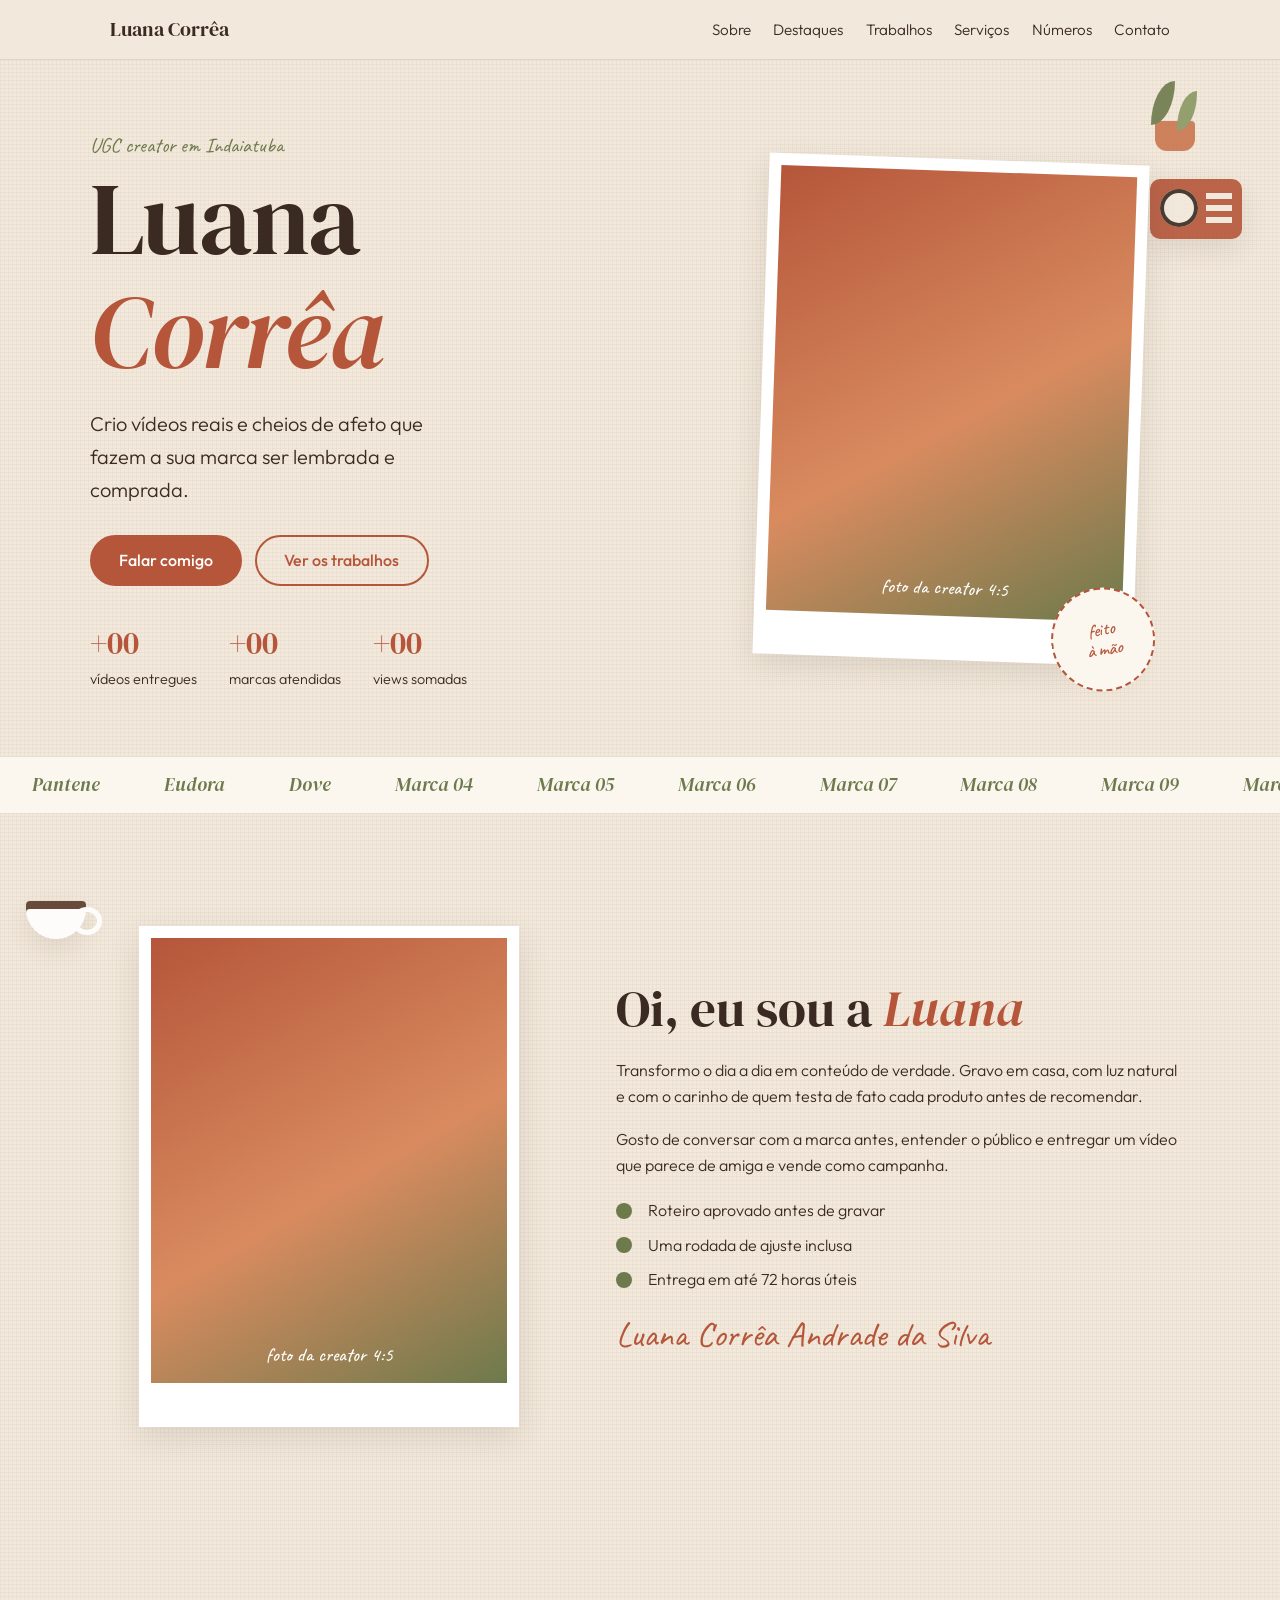
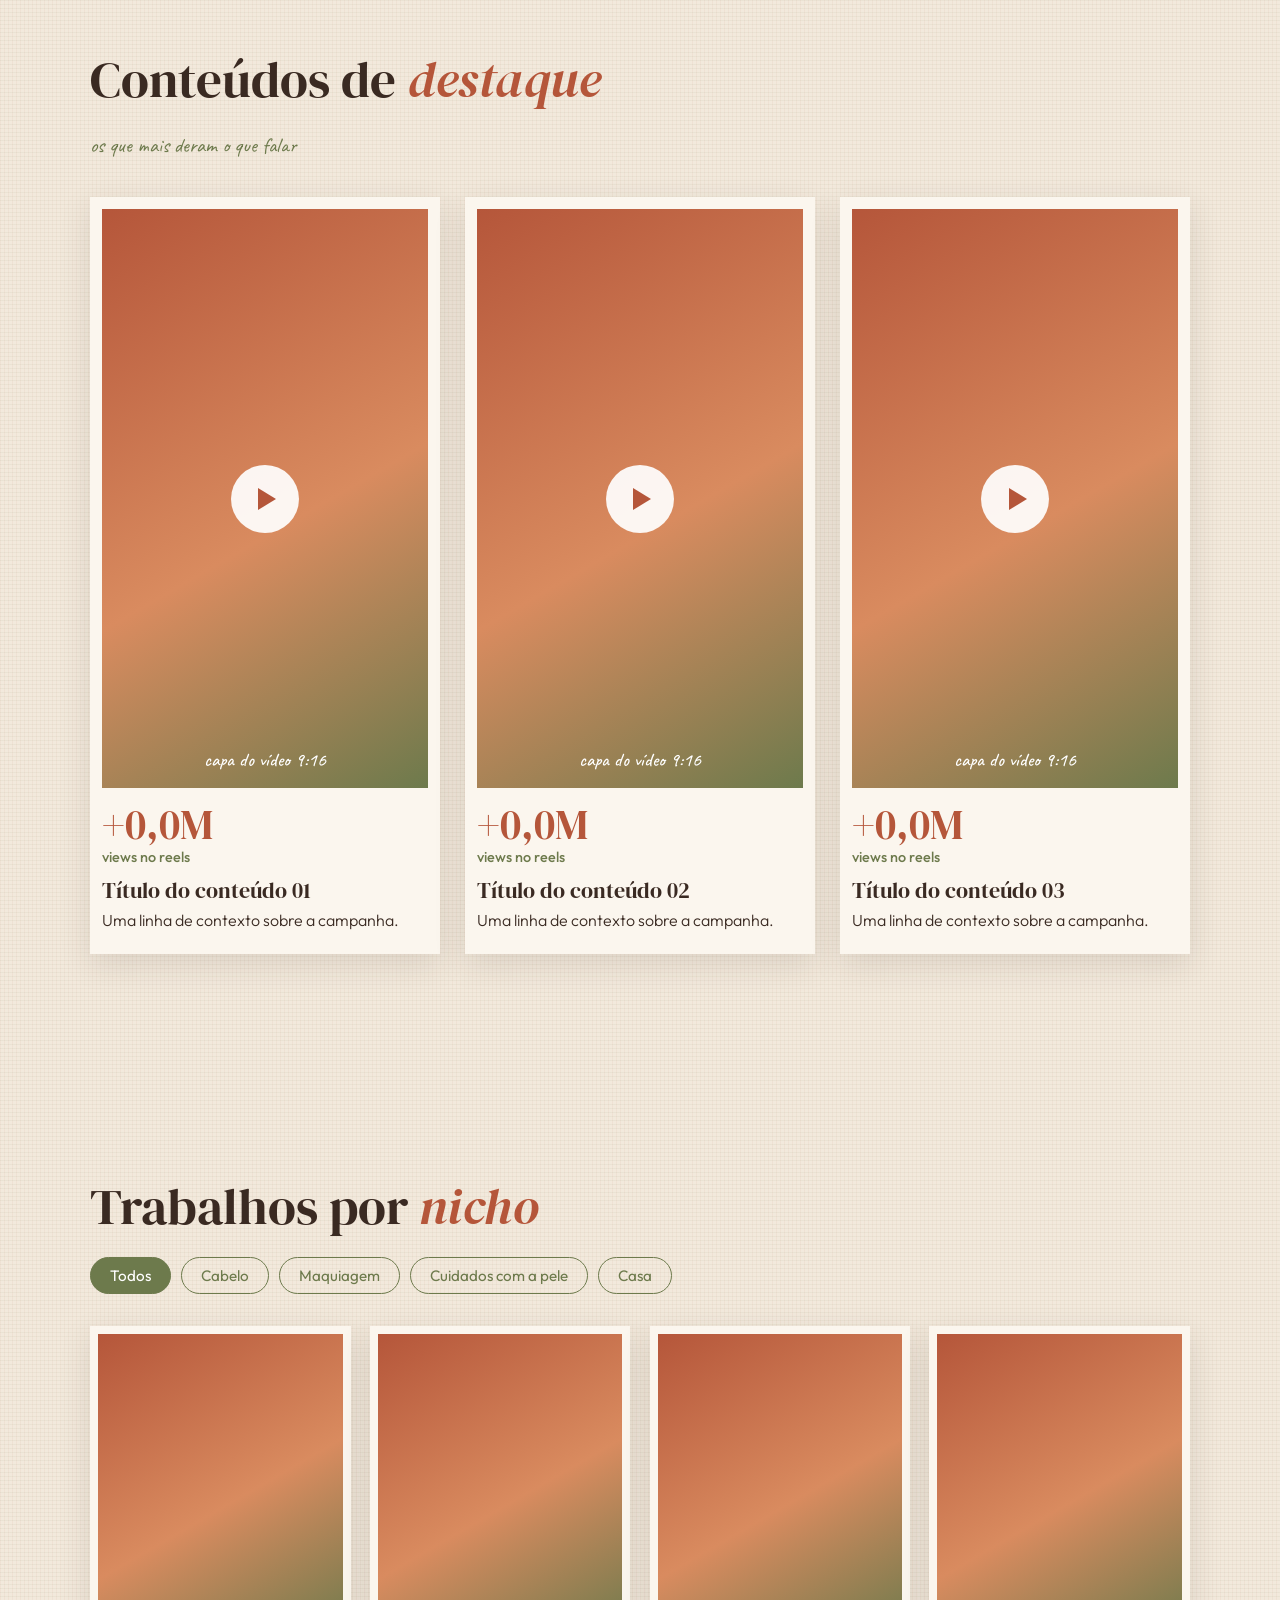
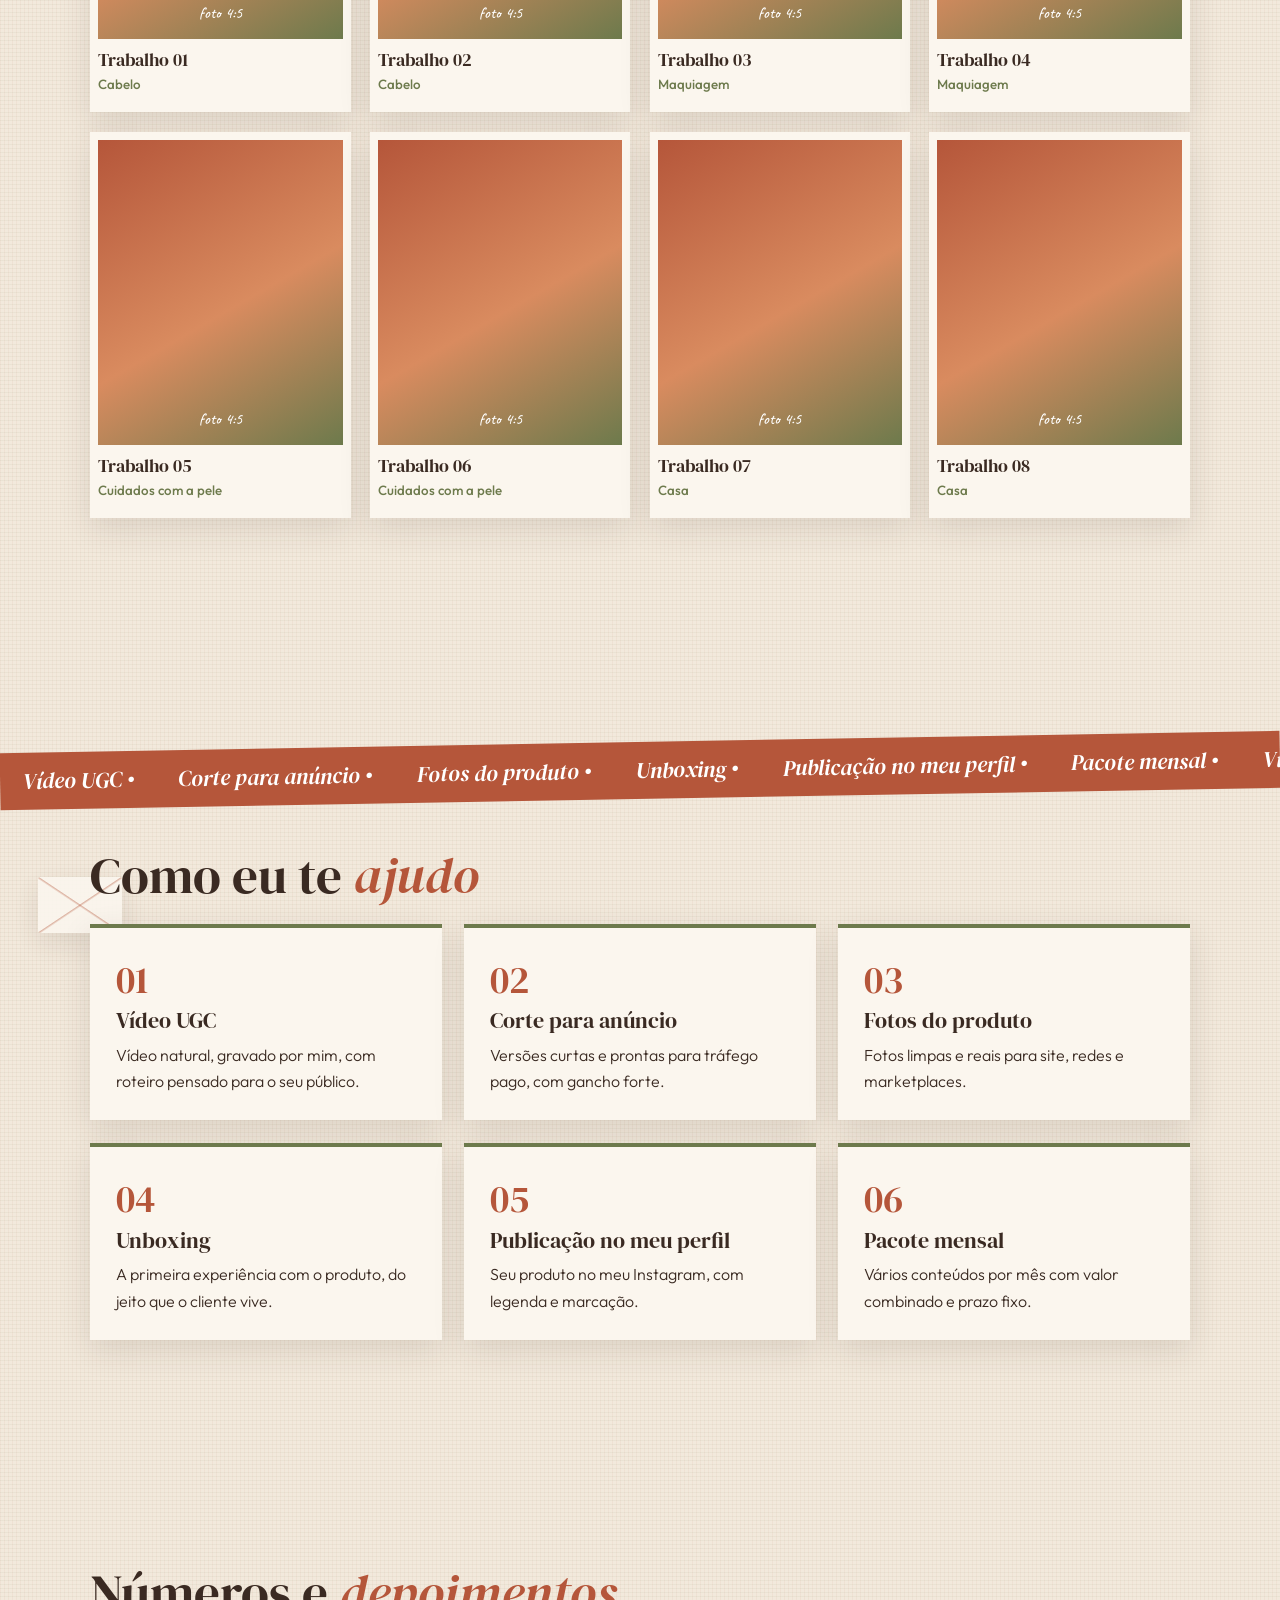
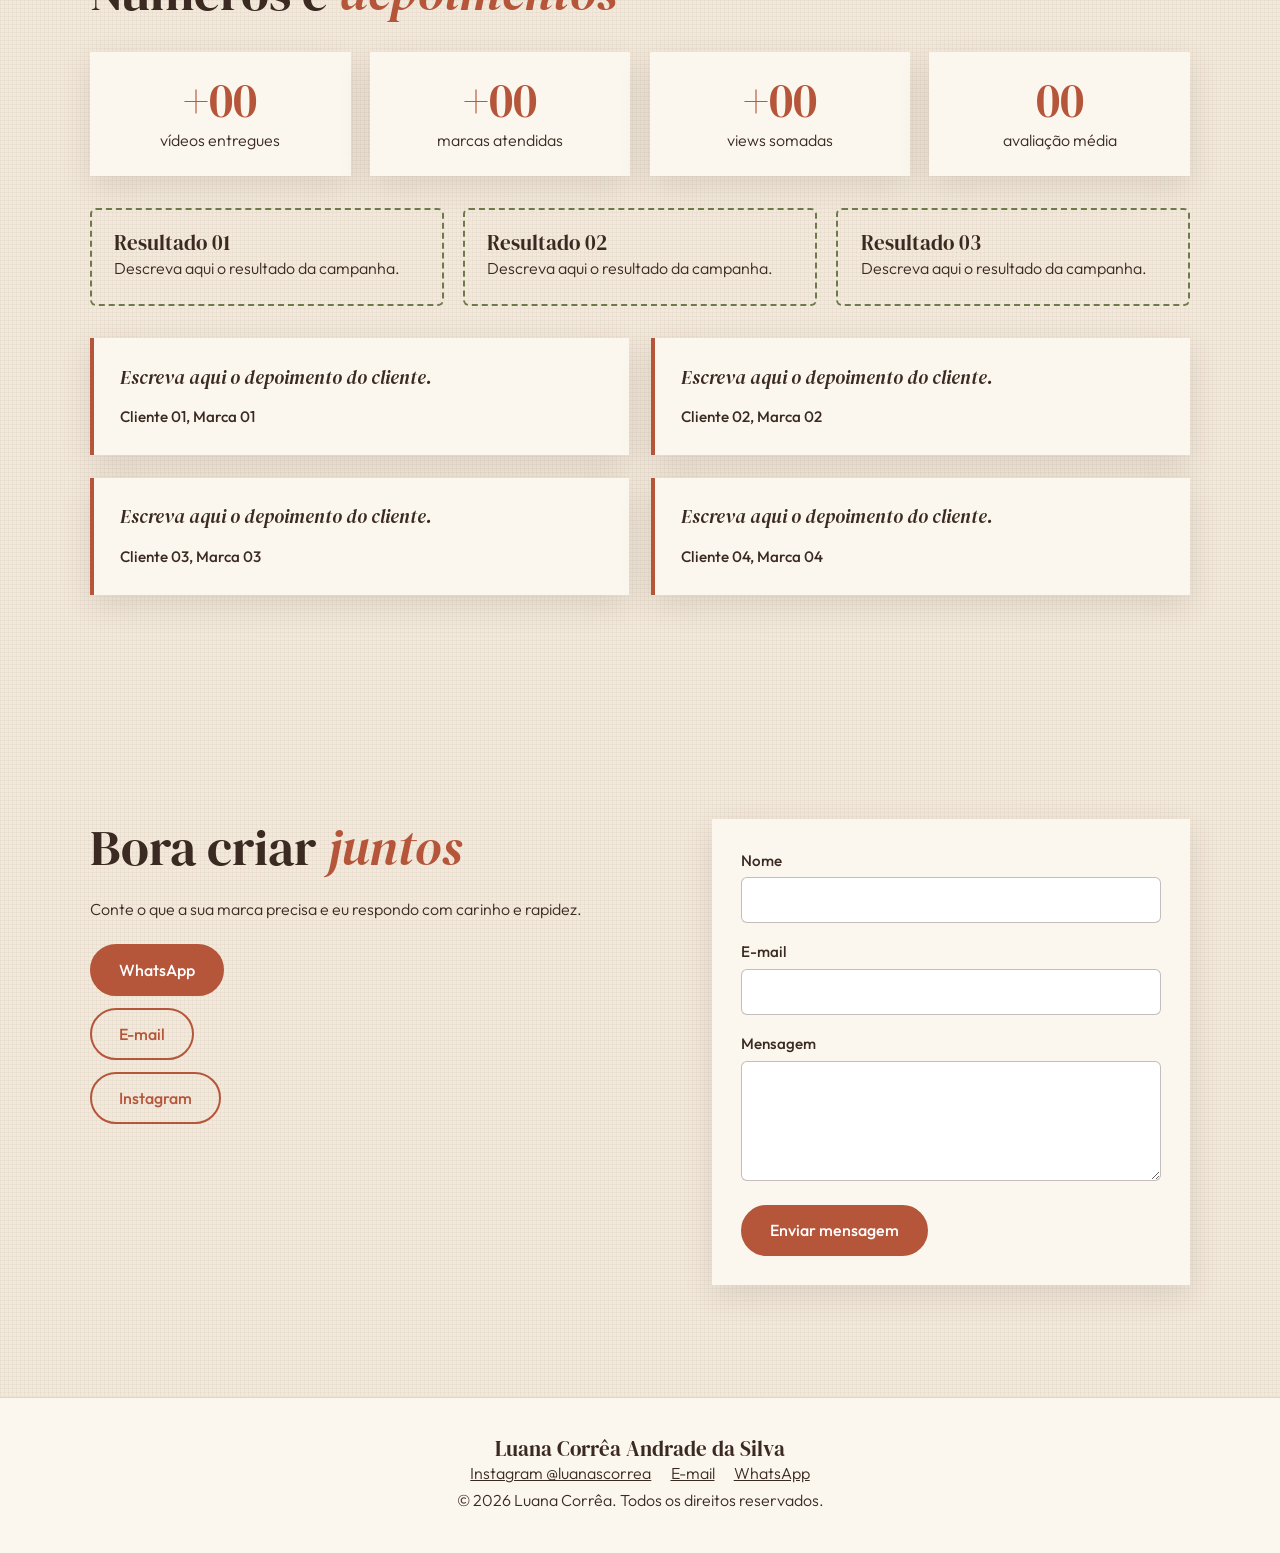
<file: index.html>
<!DOCTYPE html>
<html lang="pt-BR">
<head>
<meta charset="utf-8">
<meta name="viewport" content="width=device-width, initial-scale=1">
<title>Luana Corrêa | Portfólio UGC Creator</title>
<meta name="description" content="Portfólio de Luana Corrêa, UGC creator em Indaiatuba: vídeos autênticos, cortes para anúncio e fotos de produto para marcas.">
<link rel="preconnect" href="https://fonts.googleapis.com">
<link rel="preconnect" href="https://fonts.gstatic.com" crossorigin>
<link href="https://fonts.googleapis.com/css2?family=Caveat:wght@500&family=DM+Serif+Display:ital@0;1&family=Outfit:wght@300;400;500&display=swap" rel="stylesheet">
<style>
:root{--linho:#f2e9dc;--terra:#b5563a;--oliva:#6d7a4c;--tinta:#3a2a22;--papel:#fbf6ee;--sombra:0 10px 30px rgba(58,42,34,.12)}
*{box-sizing:border-box;margin:0}
html{scroll-behavior:smooth;scroll-padding-top:70px}
body{font-family:Outfit,sans-serif;font-weight:300;color:var(--tinta);line-height:1.65;overflow-x:hidden;background-color:var(--linho);background-image:repeating-linear-gradient(0deg,rgba(109,122,76,.06) 0 1px,transparent 1px 4px),repeating-linear-gradient(90deg,rgba(181,86,58,.05) 0 1px,transparent 1px 4px)}
h1,h2,h3,.serif{font-family:"DM Serif Display",serif;font-weight:400;line-height:1.1}
h2{font-size:clamp(2rem,5vw,3.2rem);margin-bottom:.4em}
h2 em,h1 em{color:var(--terra)}
.hand{font-family:Caveat,cursive;font-size:1.3rem;color:var(--oliva)}
a{color:inherit}
:focus-visible{outline:3px solid var(--oliva);outline-offset:3px;border-radius:4px}
img{max-width:100%}
section{padding:clamp(4rem,9vw,7rem) 1.25rem;position:relative}
.wrap{max-width:1100px;margin:0 auto;position:relative;z-index:1}
.btn{display:inline-block;padding:.85rem 1.7rem;border-radius:999px;border:2px solid var(--terra);background:var(--terra);color:#fff;text-decoration:none;font:500 1rem Outfit,sans-serif;cursor:pointer;transition:transform .2s,box-shadow .2s}
.btn:hover{transform:translateY(-2px);box-shadow:var(--sombra)}
.btn.o{background:transparent;color:var(--terra)}
/* NAV */
header{position:fixed;inset:0 0 auto;z-index:50;background:rgba(242,233,220,.92);backdrop-filter:blur(8px);border-bottom:1px solid rgba(58,42,34,.1)}
nav{max-width:1100px;margin:0 auto;display:flex;align-items:center;justify-content:space-between;padding:.8rem 1.25rem}
.logo{font-family:"DM Serif Display",serif;font-size:1.25rem;text-decoration:none}
#links{display:flex;gap:1.4rem;list-style:none;padding:0}
#links a{text-decoration:none;font-size:.95rem}
#links a:hover{color:var(--terra)}
#burger{display:none;background:none;border:0;font-size:1.8rem;color:var(--tinta);cursor:pointer;padding:.2rem .5rem}
/* CAPA */
#capa{padding-top:8rem;padding-bottom:0}
.hero{display:grid;grid-template-columns:1.2fr 1fr;gap:3rem;align-items:center}
h1{font-size:clamp(3rem,9vw,6.4rem);letter-spacing:-.01em}
.lead{font-size:1.25rem;max-width:30ch;margin:1.2rem 0 1.8rem}
.cta{display:flex;gap:.8rem;flex-wrap:wrap}
.stats{display:flex;gap:2rem;margin-top:2.2rem;flex-wrap:wrap}
.stats b{display:block;font:400 2rem "DM Serif Display",serif;color:var(--terra)}
.stats span{font-size:.9rem}
.foto{position:relative;background:#fff;padding:12px 12px 44px;box-shadow:var(--sombra);transform:rotate(2deg);max-width:380px;justify-self:center;width:100%}
.ph{display:flex;align-items:flex-end;justify-content:center;padding:1rem;text-align:center;font:500 1.2rem Caveat,cursive;color:#fff;background:linear-gradient(150deg,var(--terra),#d98b5f 55%,var(--oliva))}
.foto .ph{aspect-ratio:4/5}
.carimbo{position:absolute;right:-22px;bottom:-26px;width:104px;height:104px;border-radius:50%;border:2px dashed var(--terra);background:var(--papel);color:var(--terra);display:grid;place-items:center;text-align:center;font:500 1.15rem/1.1 Caveat,cursive;transform:rotate(-12deg)}
.faixa{margin:4rem -1.25rem 0;background:var(--papel);border-block:1px solid rgba(58,42,34,.12);overflow:hidden;padding:.9rem 0;white-space:nowrap}
.faixa div,.band div{display:inline-block;animation:roll 30s linear infinite}
.faixa span{margin:0 2rem;font:italic 1.2rem "DM Serif Display",serif;color:var(--oliva)}
@keyframes roll{to{transform:translateX(-50%)}}
/* SOBRE */
.sobre{display:grid;grid-template-columns:1fr 1.2fr;gap:3rem;align-items:center}
.sobre .foto{transform:rotate(-2deg)}
.sobre p{margin-bottom:1rem;max-width:52ch}
.prom{list-style:none;padding:0;margin:1.2rem 0}
.prom li{padding-left:2rem;position:relative;margin-bottom:.5rem}
.prom li::before{content:"";position:absolute;left:0;top:.35rem;width:1rem;height:1rem;border-radius:50%;background:var(--oliva)}
.ass{font:2.2rem Caveat,cursive;color:var(--terra)}
/* DESTAQUES */
.tres{display:grid;grid-template-columns:repeat(3,1fr);gap:1.6rem;margin-top:2.2rem}
.card{display:block;text-decoration:none;background:var(--papel);padding:12px 12px 1.3rem;box-shadow:var(--sombra);transition:transform .25s}
.card:hover{transform:translateY(-6px)}
.capa9{position:relative;aspect-ratio:9/16;margin-bottom:1rem}
.capa9 .ph{position:absolute;inset:0}
.capa9>button{position:absolute;inset:0;width:100%;height:100%;padding:0;border:0;background:none;cursor:pointer;display:block}
.capa9 iframe,.capa9 video{position:absolute;inset:0;width:100%;height:100%;border:0;display:block;background:#000}
.item .capa9{aspect-ratio:4/5;margin-bottom:0}
.item .play{width:52px;height:52px}
.play{position:absolute;inset:0;margin:auto;width:68px;height:68px;border-radius:50%;background:rgba(255,255,255,.92);display:grid;place-items:center}
.play::after{content:"";margin-left:5px;border:11px solid transparent;border-left:18px solid var(--terra);border-right:0}
.big{font:400 2.6rem "DM Serif Display",serif;color:var(--terra);line-height:1}
.rot{font-size:.9rem;color:var(--oliva);font-weight:500}
.card h3{font-size:1.4rem;margin:.6rem 0 .2rem}
/* TRABALHOS */
.filtros{display:flex;gap:.6rem;flex-wrap:wrap;margin:1.4rem 0 2rem}
.filtros button{font:400 .95rem Outfit,sans-serif;padding:.5rem 1.2rem;border-radius:999px;border:1.5px solid var(--oliva);background:transparent;color:var(--oliva);cursor:pointer}
.filtros button[aria-pressed=true]{background:var(--oliva);color:#fff}
.gal{display:grid;grid-template-columns:repeat(4,1fr);gap:1.2rem}
.item{background:var(--papel);padding:8px 8px 1rem;box-shadow:var(--sombra)}
.item .ph{aspect-ratio:4/5;font-size:1rem}
.item h3{font-size:1.1rem;margin-top:.7rem}
.item small{color:var(--oliva);font-weight:500}
.item[hidden]{display:none}
/* SERVIÇOS */
.band{background:var(--terra);color:#fff;overflow:hidden;white-space:nowrap;padding:.8rem 0;margin:0 -1.25rem 3rem;transform:rotate(-1deg)}
.band span{margin:0 1.4rem;font:italic 1.4rem "DM Serif Display",serif}
.serv{display:grid;grid-template-columns:repeat(3,1fr);gap:1.4rem}
.serv article{background:var(--papel);padding:1.6rem;box-shadow:var(--sombra);border-top:4px solid var(--oliva)}
.serv .n{font:400 2.4rem "DM Serif Display",serif;color:var(--terra)}
.serv h3{font-size:1.4rem;margin:.2rem 0 .5rem}
/* NÚMEROS */
.mets{display:grid;grid-template-columns:repeat(4,1fr);gap:1.2rem;margin:2rem 0}
.mets div{text-align:center;padding:1.4rem 1rem;background:var(--papel);box-shadow:var(--sombra)}
.mets b{display:block;font:400 3rem "DM Serif Display",serif;color:var(--terra);line-height:1.1}
.res{display:grid;grid-template-columns:repeat(3,1fr);gap:1.2rem;margin-bottom:2rem}
.res div{padding:1.4rem;border:2px dashed var(--oliva);border-radius:6px}
.res h3{font-size:1.3rem}
.deps{display:grid;grid-template-columns:repeat(2,1fr);gap:1.4rem}
blockquote{background:var(--papel);padding:1.6rem;box-shadow:var(--sombra);border-left:4px solid var(--terra)}
blockquote p{font:italic 1.2rem/1.4 "DM Serif Display",serif;margin-bottom:.8rem}
cite{font-style:normal;font-weight:500;font-size:.95rem}
/* CONTATO */
.contato{display:grid;grid-template-columns:1.2fr 1fr;gap:3rem;align-items:start}
form{background:var(--papel);padding:1.8rem;box-shadow:var(--sombra)}
label{display:block;font-weight:500;font-size:.95rem;margin-bottom:.3rem}
input,textarea{width:100%;font:300 1rem Outfit,sans-serif;padding:.75rem;border:1.5px solid rgba(58,42,34,.3);border-radius:6px;background:#fff;color:var(--tinta);margin-bottom:1rem}
textarea{min-height:120px;resize:vertical}
.ok{display:none;padding:1rem;background:var(--oliva);color:#fff;border-radius:6px;margin-top:1rem}
.ok.on{display:block}
.canais{display:flex;flex-direction:column;gap:.8rem;margin-top:1.4rem;align-items:flex-start}
footer{padding:2.5rem 1.25rem;text-align:center;border-top:1px solid rgba(58,42,34,.15);background:var(--papel)}
footer a{margin:0 .6rem}
/* OBJETOS EM CSS */
.obj{position:absolute;z-index:0;pointer-events:none;animation:flut 7s ease-in-out infinite;opacity:.9}
@keyframes flut{50%{transform:translateY(-14px) rotate(3deg)}}
.radio{width:92px;height:60px;background:var(--terra);border-radius:10px;box-shadow:var(--sombra);right:3%;top:22%}
.radio::before{content:"";position:absolute;left:10px;top:10px;width:38px;height:38px;border-radius:50%;background:var(--linho);box-shadow:inset 0 0 0 4px var(--tinta)}
.radio::after{content:"";position:absolute;right:10px;top:14px;width:26px;height:6px;background:var(--linho);box-shadow:0 12px 0 var(--linho),0 24px 0 var(--linho)}
.planta{width:56px;height:70px;right:6%;top:10%}
.planta::before{content:"";position:absolute;bottom:0;left:8px;width:40px;height:30px;background:#c9764f;border-radius:4px 4px 12px 12px}
.planta::after{content:"";position:absolute;left:4px;top:0;width:24px;height:44px;background:var(--oliva);border-radius:100% 0 100% 0;box-shadow:24px 8px 0 -2px #8a9863}
.xicara{width:60px;height:38px;left:2%;top:12%;background:#fff;border-radius:4px 4px 30px 30px;box-shadow:var(--sombra),inset 0 8px 0 #5a3a2a}
.xicara::after{content:"";position:absolute;right:-16px;top:6px;width:20px;height:18px;border:5px solid #fff;border-radius:50%}
.env{width:84px;height:56px;left:3%;top:30%;background:var(--papel);box-shadow:var(--sombra);border-radius:3px;background-image:linear-gradient(to bottom right,transparent 49%,rgba(181,86,58,.45) 50%,transparent 52%),linear-gradient(to bottom left,transparent 49%,rgba(181,86,58,.45) 50%,transparent 52%)}
/* CAPTURA */
#cap{position:fixed;inset:0;z-index:100;background:rgba(58,42,34,.6);display:none;place-items:center;padding:1rem}
#cap.on{display:grid}
#cap .box{position:relative;background:var(--papel);padding:2rem;max-width:400px;width:100%;box-shadow:var(--sombra);border-radius:6px}
#cap .x{position:absolute;right:.6rem;top:.4rem;background:none;border:0;font-size:1.8rem;cursor:pointer;color:var(--tinta);padding:.3rem .6rem}
.rv{opacity:0;transform:translateY(22px);transition:opacity .8s,transform .8s}
.rv.in{opacity:1;transform:none}
@media(max-width:860px){
 #burger{display:block}
 #links{display:none;position:absolute;inset:100% 0 auto;flex-direction:column;background:var(--linho);padding:1rem 1.25rem;gap:1rem;border-bottom:1px solid rgba(58,42,34,.15)}
 #links.on{display:flex}
 .hero,.sobre,.contato,.tres,.deps,.res{grid-template-columns:1fr}
 .gal,.mets{grid-template-columns:repeat(2,1fr)}
 .serv{grid-template-columns:1fr}
 .obj{display:none}
 .stats{gap:1.2rem}
}
@media(prefers-reduced-motion:reduce){
 html{scroll-behavior:auto}
 *,*::before,*::after{animation:none!important;transition:none!important}
 .rv{opacity:1;transform:none}
}
</style>
</head>
<body>

<header>
<nav aria-label="Principal">
 <a class="logo" href="#capa">Luana Corrêa</a>
 <button id="burger" aria-label="Abrir menu" aria-expanded="false" aria-controls="links">&#9776;</button>
 <ul id="links">
  <li><a href="#sobre">Sobre</a></li>
  <li><a href="#destaques">Destaques</a></li>
  <li><a href="#trabalhos">Trabalhos</a></li>
  <li><a href="#servicos">Serviços</a></li>
  <li><a href="#numeros">Números</a></li>
  <li><a href="#contato">Contato</a></li>
 </ul>
</nav>
</header>

<main>
<!-- 1. CAPA -->
<section id="capa">
 <span class="obj radio" aria-hidden="true"></span><span class="obj planta" aria-hidden="true"></span>
 <div class="wrap hero">
  <div>
   <p class="hand">UGC creator em Indaiatuba</p>
   <h1>Luana <em>Corrêa</em></h1>
   <p class="lead">Crio vídeos reais e cheios de afeto que fazem a sua marca ser lembrada e comprada.</p>
   <div class="cta"><a class="btn" href="#contato">Falar comigo</a><a class="btn o" href="#trabalhos">Ver os trabalhos</a></div>
   <div class="stats" id="stats"></div>
  </div>
  <!-- FOTO PRINCIPAL: troque a div .ph por <img src="foto-luana.jpg" alt="Luana segurando um produto" width="800" height="1000"> (formato 4:5) -->
  <div class="foto"><div class="ph" role="img" aria-label="Espaço para foto da creator">foto da creator 4:5</div><div class="carimbo">feito<br>à mão</div></div>
 </div>
 <div class="faixa" aria-label="Marcas atendidas"><div id="marcas"></div></div>
</section>

<!-- 2. SOBRE -->
<section id="sobre">
 <span class="obj xicara" aria-hidden="true"></span>
 <div class="wrap sobre">
  <!-- FOTO SOBRE: troque a div .ph por <img src="sobre.jpg" alt="Luana trabalhando em casa"> -->
  <div class="foto rv"><div class="ph" role="img" aria-label="Espaço para segunda foto">foto da creator 4:5</div></div>
  <div class="rv">
   <h2>Oi, eu sou a <em>Luana</em></h2>
   <p>Transformo o dia a dia em conteúdo de verdade. Gravo em casa, com luz natural e com o carinho de quem testa de fato cada produto antes de recomendar.</p>
   <p>Gosto de conversar com a marca antes, entender o público e entregar um vídeo que parece de amiga e vende como campanha.</p>
   <ul class="prom"><li>Roteiro aprovado antes de gravar</li><li>Uma rodada de ajuste inclusa</li><li>Entrega em até 72 horas úteis</li></ul>
   <p class="ass">Luana Corrêa Andrade da Silva</p>
  </div>
 </div>
</section>

<!-- 3. DESTAQUES -->
<section id="destaques">
 <div class="wrap">
  <h2 class="rv">Conteúdos de <em>destaque</em></h2>
  <p class="hand rv">os que mais deram o que falar</p>
  <div class="tres" id="tres"></div>
 </div>
</section>

<!-- 4. TRABALHOS -->
<section id="trabalhos">
 <div class="wrap">
  <h2 class="rv">Trabalhos por <em>nicho</em></h2>
  <div class="filtros" id="filtros" role="group" aria-label="Filtrar por nicho"></div>
  <div class="gal" id="gal"></div>
 </div>
</section>

<!-- 5. SERVIÇOS -->
<section id="servicos">
 <span class="obj env" aria-hidden="true"></span>
 <div class="band" aria-hidden="true"><div id="band"></div></div>
 <div class="wrap">
  <h2 class="rv">Como eu te <em>ajudo</em></h2>
  <div class="serv" id="serv"></div>
 </div>
</section>

<!-- 6. NÚMEROS E DEPOIMENTOS -->
<section id="numeros">
 <div class="wrap">
  <h2 class="rv">Números e <em>depoimentos</em></h2>
  <div class="mets" id="mets"></div>
  <div class="res" id="res"></div>
  <div class="deps" id="deps"></div>
 </div>
</section>

<!-- 7. CONTATO -->
<section id="contato">
 <div class="wrap contato">
  <div class="rv">
   <h2>Bora criar <em>juntos</em></h2>
   <p>Conte o que a sua marca precisa e eu respondo com carinho e rapidez.</p>
   <div class="canais">
    <a class="btn" id="bz" href="#">WhatsApp</a>
    <a class="btn o" id="be" href="#">E-mail</a>
    <a class="btn o" id="bi" href="#" target="_blank" rel="noopener">Instagram</a>
   </div>
  </div>
  <form id="form" class="rv">
   <label for="fn">Nome</label><input id="fn" required autocomplete="name">
   <label for="fe">E-mail</label><input id="fe" type="email" required autocomplete="email">
   <label for="fm">Mensagem</label><textarea id="fm" required></textarea>
   <button class="btn" type="submit">Enviar mensagem</button>
   <p class="ok" id="ok" role="status">Mensagem recebida! Obrigada pelo carinho, respondo em breve.</p>
  </form>
 </div>
</section>
</main>

<!-- 8. RODAPÉ -->
<footer>
 <p class="serif" style="font-size:1.3rem">Luana Corrêa Andrade da Silva</p>
 <p><a id="fi" href="#" target="_blank" rel="noopener">Instagram</a><a id="fe2" href="#">E-mail</a><a id="fw" href="#">WhatsApp</a></p>
 <p>&copy; <span id="ano"></span> Luana Corrêa. Todos os direitos reservados.</p>
</footer>

<!-- CARD DE CAPTURA -->
<div id="cap" role="dialog" aria-modal="true" aria-labelledby="ct">
 <div class="box">
  <button class="x" id="capx" aria-label="Fechar">&times;</button>
  <h2 id="ct" style="font-size:1.8rem">Quer meu mídia kit completo?</h2>
  <p style="margin-bottom:1rem">Deixe seus dados e eu envio para você.</p>
  <form id="capf">
   <label for="cn">Nome</label><input id="cn" required>
   <label for="ce">E-mail</label><input id="ce" type="email" required>
   <button class="btn" type="submit">Quero receber</button>
   <p class="ok" id="cok" role="status">Pronto! Em breve o mídia kit chega no seu e-mail.</p>
  </form>
 </div>
</div>

<script>
/* ===== DADOS PESSOAIS (edite aqui) ===== */
var PERFIL={whats:"5521967176117",email:"luanadcorreas@yahoo.com.br",insta:"luanascorrea"};

/* ===== MARCAS (nomes na faixa) ===== */
var MARCAS=["Pantene","Eudora","Dove","Marca 04","Marca 05","Marca 06","Marca 07","Marca 08","Marca 09","Marca 10","Marca 11","Marca 12"];

/* ===== NÚMEROS DA CAPA (troque o valor "to" pelo seu número real) ===== */
var CAPA=[{to:0,pre:"+",l:"vídeos entregues"},{to:0,pre:"+",l:"marcas atendidas"},{to:0,pre:"+",l:"views somadas"}];

/* ===== DESTAQUES =====
   link: endereço do vídeo. Ele toca AQUI NA PÁGINA, sem sair do portfólio. Funciona com:
     - arquivo de vídeo seu, ex: "video1.mp4" (envie o arquivo junto com o index.html)
     - YouTube (inclusive Shorts), Instagram (reels/posts), TikTok, Vimeo e Google Drive (arquivo compartilhado "qualquer pessoa com o link")
   capa: coloque aqui o arquivo da capa vertical 9:16, ex: "capa1.jpg". Deixe "" para mostrar o bloco de degradê. */
var DESTAQUES=[
 {link:"#",capa:"",num:"+0,0M",rot:"views no reels",t:"Título do conteúdo 01",c:"Uma linha de contexto sobre a campanha."},
 {link:"#",capa:"",num:"+0,0M",rot:"views no reels",t:"Título do conteúdo 02",c:"Uma linha de contexto sobre a campanha."},
 {link:"#",capa:"",num:"+0,0M",rot:"views no reels",t:"Título do conteúdo 03",c:"Uma linha de contexto sobre a campanha."}
];

/* ===== TRABALHOS (nicho define o filtro; img: arquivo da foto 4:5, ou "" para degradê)
   video (opcional): mesmo formato do "link" dos destaques. Se preencher, o trabalho vira um vídeo que toca na página. ===== */
var TRABALHOS=[
 {t:"Trabalho 01",n:"Cabelo",img:""},{t:"Trabalho 02",n:"Cabelo",img:""},
 {t:"Trabalho 03",n:"Maquiagem",img:""},{t:"Trabalho 04",n:"Maquiagem",img:""},
 {t:"Trabalho 05",n:"Cuidados com a pele",img:""},{t:"Trabalho 06",n:"Cuidados com a pele",img:""},
 {t:"Trabalho 07",n:"Casa",img:""},{t:"Trabalho 08",n:"Casa",img:""}
];

/* ===== SERVIÇOS ===== */
var SERVICOS=[
 {t:"Vídeo UGC",d:"Vídeo natural, gravado por mim, com roteiro pensado para o seu público."},
 {t:"Corte para anúncio",d:"Versões curtas e prontas para tráfego pago, com gancho forte."},
 {t:"Fotos do produto",d:"Fotos limpas e reais para site, redes e marketplaces."},
 {t:"Unboxing",d:"A primeira experiência com o produto, do jeito que o cliente vive."},
 {t:"Publicação no meu perfil",d:"Seu produto no meu Instagram, com legenda e marcação."},
 {t:"Pacote mensal",d:"Vários conteúdos por mês com valor combinado e prazo fixo."}
];

/* ===== MÉTRICAS (troque "to" pelo número real) ===== */
var METRICAS=[{to:0,pre:"+",l:"vídeos entregues"},{to:0,pre:"+",l:"marcas atendidas"},{to:0,pre:"+",l:"views somadas"},{to:0,pre:"",l:"avaliação média"}];

/* ===== RESULTADOS DE CAMPANHA ===== */
var RESULTADOS=[
 {t:"Resultado 01",d:"Descreva aqui o resultado da campanha."},
 {t:"Resultado 02",d:"Descreva aqui o resultado da campanha."},
 {t:"Resultado 03",d:"Descreva aqui o resultado da campanha."}
];

/* ===== DEPOIMENTOS ===== */
var DEPOIMENTOS=[
 {q:"Escreva aqui o depoimento do cliente.",n:"Cliente 01",e:"Marca 01"},
 {q:"Escreva aqui o depoimento do cliente.",n:"Cliente 02",e:"Marca 02"},
 {q:"Escreva aqui o depoimento do cliente.",n:"Cliente 03",e:"Marca 03"},
 {q:"Escreva aqui o depoimento do cliente.",n:"Cliente 04",e:"Marca 04"}
];

/* ===== SCRIPT ===== */
var $=function(i){return document.getElementById(i)};
var reduz=matchMedia("(prefers-reduced-motion: reduce)").matches;
function fmt(n){return String(n).padStart(2,"0")}
function esc(s){var d=document.createElement("div");d.textContent=s;return d.innerHTML}
/* Para trocar um bloco de degradê por imagem real: preencha o campo "capa" ou "img" nos dados acima. */
function ph(src,leg,alt){return src?'<img src="'+esc(src)+'" alt="'+esc(alt)+'" loading="lazy" style="width:100%;height:100%;object-fit:cover;display:block">':'<div class="ph" role="img" aria-label="'+esc(alt)+'">'+leg+'</div>'}

$("stats").innerHTML=CAPA.map(function(c){return '<div><b data-to="'+c.to+'" data-pre="'+c.pre+'">'+c.pre+fmt(c.to)+'</b><span>'+c.l+'</span></div>'}).join("");
var mq=MARCAS.map(function(m){return "<span>"+m+"</span>"}).join("");
$("marcas").innerHTML=mq+mq;
var bq=SERVICOS.map(function(s){return "<span>"+s.t+" &bull;</span>"}).join("");
$("band").innerHTML=bq+bq+bq+bq;

/* ===== PLAYER: transforma o link em vídeo dentro da página ===== */
function player(link){
 if(!link||link==="#")return null;
 var m,a="autoplay=1";
 if(/\.(mp4|webm|mov|m4v)(\?|#|$)/i.test(link))return{video:link};
 if(m=link.match(/(?:youtube\.com\/(?:watch\?(?:.*&)?v=|shorts\/|embed\/|live\/)|youtu\.be\/)([\w-]{11})/))return{src:"https://www.youtube.com/embed/"+m[1]+"?"+a+"&playsinline=1&rel=0"};
 if(m=link.match(/instagram\.com\/(?:[\w.]+\/)?(?:p|reels?|tv)\/([\w-]+)/))return{src:"https://www.instagram.com/p/"+m[1]+"/embed/"};
 if(m=link.match(/tiktok\.com\/.*\/video\/(\d+)/))return{src:"https://www.tiktok.com/player/v1/"+m[1]+"?autoplay=1&rel=0"};
 if(m=link.match(/vimeo\.com\/(?:video\/)?(\d+)/))return{src:"https://player.vimeo.com/video/"+m[1]+"?"+a};
 if(m=link.match(/drive\.google\.com\/(?:file\/d\/|open\?id=)([\w-]+)/))return{src:"https://drive.google.com/file/d/"+m[1]+"/preview"};
 return{fora:link};
}
function capaVideo(link,capa,leg,titulo){
 var p=player(link),img=ph(capa,leg,"Capa do vídeo "+titulo);
 if(!p)return img+'<span class="play" aria-hidden="true"></span>';
 return '<button type="button" data-link="'+esc(link)+'" data-t="'+esc(titulo)+'" aria-label="Assistir: '+esc(titulo)+'">'+img+'<span class="play" aria-hidden="true"></span></button>';
}
var tocando=null;
function parar(){if(tocando){tocando.box.innerHTML=tocando.html;tocando=null}}
document.addEventListener("click",function(e){
 var b=e.target.closest(".capa9>button");if(!b)return;
 var p=player(b.dataset.link),box=b.parentNode;
 if(p.fora){window.open(p.fora,"_blank","noopener");return}
 parar();tocando={box:box,html:box.innerHTML};
 box.innerHTML=p.video
  ?'<video src="'+esc(p.video)+'" controls autoplay playsinline aria-label="'+esc(b.dataset.t)+'"></video>'
  :'<iframe src="'+esc(p.src)+'" title="'+esc(b.dataset.t)+'" allow="autoplay; encrypted-media; fullscreen; picture-in-picture" allowfullscreen loading="lazy"></iframe>';
 var v=box.querySelector("video,iframe");if(v)v.focus();
});

$("tres").innerHTML=DESTAQUES.map(function(d){
 return '<article class="card rv"><div class="capa9">'+capaVideo(d.link,d.capa,"capa do vídeo 9:16",d.t)+'</div><div class="big">'+d.num+'</div><div class="rot">'+d.rot+'</div><h3>'+d.t+'</h3><p>'+d.c+'</p></article>'}).join("");

var nichos=["Todos"];TRABALHOS.forEach(function(t){if(nichos.indexOf(t.n)<0)nichos.push(t.n)});
$("filtros").innerHTML=nichos.map(function(n,i){return '<button type="button" aria-pressed="'+(i==0)+'" data-n="'+n+'">'+n+'</button>'}).join("");
$("gal").innerHTML=TRABALHOS.map(function(t){return '<article class="item" data-n="'+t.n+'">'+(t.video&&player(t.video)?'<div class="capa9">'+capaVideo(t.video,t.img,"vídeo",t.t)+'</div>':t.img?ph(t.img,"","Trabalho "+t.t):'<div class="ph" role="img" aria-label="Espaço para trabalho '+t.t+'">foto 4:5</div>')+'<h3>'+t.t+'</h3><small>'+t.n+'</small></article>'}).join("");
$("filtros").addEventListener("click",function(e){
 var b=e.target.closest("button");if(!b)return;
 document.querySelectorAll("#filtros button").forEach(function(x){x.setAttribute("aria-pressed",x===b)});
 parar();document.querySelectorAll(".item").forEach(function(it){it.hidden=!(b.dataset.n==="Todos"||it.dataset.n===b.dataset.n)});
});

$("serv").innerHTML=SERVICOS.map(function(s,i){return '<article class="rv"><div class="n">'+fmt(i+1)+'</div><h3>'+s.t+'</h3><p>'+s.d+'</p></article>'}).join("");
$("mets").innerHTML=METRICAS.map(function(m){return '<div class="rv"><b data-to="'+m.to+'" data-pre="'+m.pre+'">'+m.pre+fmt(m.to)+'</b>'+m.l+'</div>'}).join("");
$("res").innerHTML=RESULTADOS.map(function(r){return '<div class="rv"><h3>'+r.t+'</h3><p>'+r.d+'</p></div>'}).join("");
$("deps").innerHTML=DEPOIMENTOS.map(function(d){return '<blockquote class="rv"><p>'+d.q+'</p><cite>'+d.n+', '+d.e+'</cite></blockquote>'}).join("");

/* contatos */
var wa="https://wa.me/"+PERFIL.whats+"?text="+encodeURIComponent("Oi Luana! Vi seu portfólio e quero conversar.");
var mail="mailto:"+PERFIL.email, ig="https://instagram.com/"+PERFIL.insta;
$("bz").href=wa;$("be").href=mail;$("bi").href=ig;$("fw").href=wa;$("fe2").href=mail;$("fi").href=ig;
$("fi").textContent="Instagram @"+PERFIL.insta;
$("ano").textContent=new Date().getFullYear();

/* menu */
$("burger").onclick=function(){var o=$("links").classList.toggle("on");this.setAttribute("aria-expanded",o)};
$("links").onclick=function(e){if(e.target.tagName==="A"){this.classList.remove("on");$("burger").setAttribute("aria-expanded",false)}};

/* entrada ao rolar e contadores */
function contar(el){
 var to=+el.dataset.to,pre=el.dataset.pre;
 if(reduz||!to){el.textContent=pre+(to?to.toLocaleString("pt-BR"):fmt(to));return}
 var t0=null;(function f(t){if(!t0)t0=t;var p=Math.min((t-t0)/1500,1);el.textContent=pre+Math.round(to*p).toLocaleString("pt-BR");if(p<1)requestAnimationFrame(f)})(performance.now());
}
var io=new IntersectionObserver(function(es){es.forEach(function(e){if(e.isIntersecting){e.target.classList.add("in");e.target.querySelectorAll("[data-to]").forEach(contar);if(e.target.dataset.to)contar(e.target);io.unobserve(e.target)}})},{threshold:.15});
document.querySelectorAll(".rv,.stats,[data-to]").forEach(function(el){io.observe(el)});

/* formulário */
$("form").onsubmit=function(e){e.preventDefault();$("ok").classList.add("on");this.reset()};

/* card de captura: uma vez por visita */
var cap=$("cap"),antes=null;
function abrir(){antes=document.activeElement;cap.classList.add("on");$("cn").focus();try{sessionStorage.setItem("capVisto","1")}catch(e){}}
function fechar(){cap.classList.remove("on");if(antes)antes.focus()}
var visto=false;try{visto=sessionStorage.getItem("capVisto")==="1"}catch(e){}
if(!visto)setTimeout(abrir,7000);
$("capx").onclick=fechar;
cap.addEventListener("click",function(e){if(e.target===cap)fechar()});
document.addEventListener("keydown",function(e){if(e.key==="Escape"&&cap.classList.contains("on"))fechar()});
$("capf").onsubmit=function(e){e.preventDefault();$("cok").classList.add("on");setTimeout(fechar,2500)};
</script>
</body>
</html>
</file>
